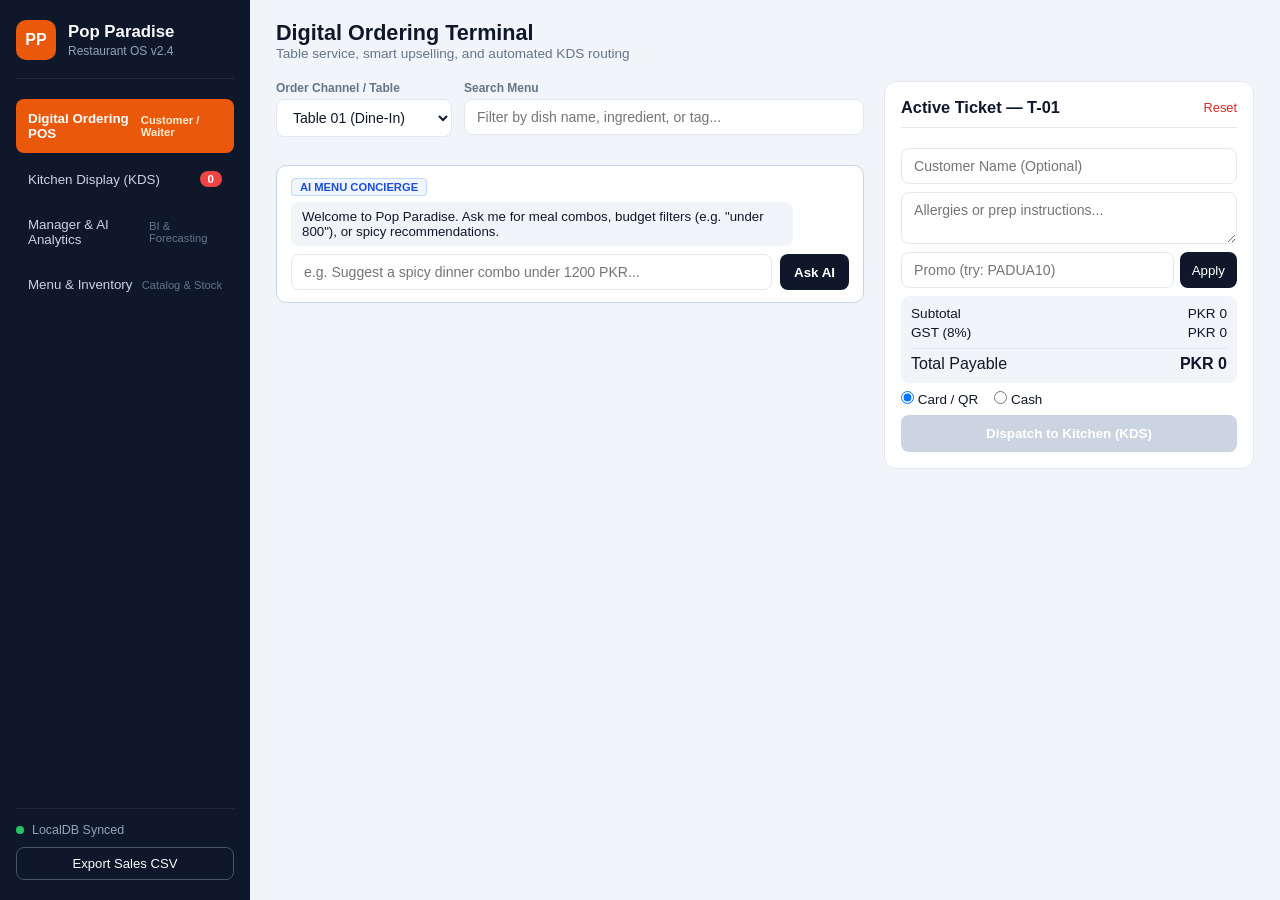
<file: index.html>
<!DOCTYPE html>
<html lang="en">
<head>
  <meta charset="UTF-8" />
  <meta name="viewport" content="width=device-width, initial-scale=1.0" />
  <title>Pop Paradise — Enterprise Restaurant POS & AI Analytics</title>
  <link rel="stylesheet" href="style.css" />
</head>
<body>
  <div class="app-shell">
    <!-- SIDEBAR NAVIGATION -->
    <aside class="sidebar">
      <div class="brand">
        <div class="brand-mark">PP</div>
        <div>
          <h2>Pop Paradise</h2>
          <span>Restaurant OS v2.4</span>
        </div>
      </div>

      <nav class="nav-menu">
        <button class="nav-item active" data-view="posView">
          <span>Digital Ordering POS</span>
          <small>Customer / Waiter</small>
        </button>
        <button class="nav-item" data-view="kdsView">
          <span>Kitchen Display (KDS)</span>
          <span id="navKdsBadge" class="pill">0</span>
        </button>
        <button class="nav-item" data-view="analyticsView">
          <span>Manager & AI Analytics</span>
          <small>BI & Forecasting</small>
        </button>
        <button class="nav-item" data-view="inventoryView">
          <span>Menu & Inventory</span>
          <small>Catalog & Stock</small>
        </button>
      </nav>

      <div class="sidebar-footer">
        <div class="live-indicator"><span class="dot"></span> LocalDB Synced</div>
        <button id="exportReportBtn" class="outline-btn">Export Sales CSV</button>
      </div>
    </aside>

    <!-- MAIN CONTENT AREA -->
    <div class="main-area">
      <!-- TOP BAR -->
      <header class="topbar">
        <div>
          <h1 id="pageTitle">Digital Ordering Terminal</h1>
          <p id="pageSubtitle" class="subtitle">Table service, smart upselling, and automated KDS routing</p>
        </div>
        <div class="top-actions">
          <div class="table-status-bar" id="tableStatusBar"></div>
        </div>
      </header>

      <!-- 1. POS / CUSTOMER ORDERING VIEW -->
      <section id="posView" class="view-section active pos-grid">
        <div class="catalog-pane">
          <div class="toolbar">
            <div class="field-group">
              <label>Order Channel / Table</label>
              <select id="tableSelector">
                <option value="T-01">Table 01 (Dine-In)</option>
                <option value="T-02">Table 02 (Dine-In)</option>
                <option value="T-03">Table 03 (Dine-In)</option>
                <option value="T-04">Table 04 (VIP Booth)</option>
                <option value="T-05">Table 05 (Patio)</option>
                <option value="Takeaway">Counter Takeaway</option>
              </select>
            </div>
            <div class="field-group grow">
              <label>Search Menu</label>
              <input type="text" id="menuSearch" placeholder="Filter by dish name, ingredient, or tag..." />
            </div>
          </div>

          <div class="category-tabs" id="categoryTabs"></div>

          <!-- CUSTOMER AI CONCIERGE -->
          <div class="ai-console">
            <div class="ai-header">
              <div>
                <span class="ai-tag">AI MENU CONCIERGE</span>
                <span id="dynamicRecoText" class="reco-inline"></span>
              </div>
            </div>
            <div id="customerChatLog" class="chat-stream">
              <div class="msg bot">Welcome to Pop Paradise. Ask me for meal combos, budget filters (e.g. "under 800"), or spicy recommendations.</div>
            </div>
            <form id="customerChatForm" class="chat-form">
              <input type="text" id="customerChatInput" placeholder="e.g. Suggest a spicy dinner combo under 1200 PKR..." required />
              <button type="submit">Ask AI</button>
            </form>
          </div>

          <div id="dishGrid" class="dish-grid"></div>
        </div>

        <!-- ORDER TICKET / CART -->
        <aside class="ticket-pane">
          <div class="ticket-header">
            <h3>Active Ticket — <span id="ticketTableBadge">T-01</span></h3>
            <button id="clearCartBtn" class="text-btn">Reset</button>
          </div>

          <div id="cartContainer" class="cart-items"></div>

          <div id="smartUpsellCard" class="upsell-card hidden"></div>

          <div class="billing-box">
            <input type="text" id="customerNameInput" placeholder="Customer Name (Optional)" />
            <textarea id="kitchenNotesInput" rows="2" placeholder="Allergies or prep instructions..."></textarea>

            <div class="promo-row">
              <input type="text" id="promoInput" placeholder="Promo (try: PADUA10)" />
              <button type="button" id="applyPromoBtn">Apply</button>
            </div>

            <div class="calc-lines">
              <div><span>Subtotal</span><span id="subTotalVal">PKR 0</span></div>
              <div><span>GST (8%)</span><span id="taxVal">PKR 0</span></div>
              <div id="discountLine" class="hidden"><span>Discount</span><span id="discountVal">-PKR 0</span></div>
              <div class="grand-total"><span>Total Payable</span><strong id="grandTotalVal">PKR 0</strong></div>
            </div>

            <div class="payment-selector">
              <label><input type="radio" name="payMethod" value="Card / QR" checked /> Card / QR</label>
              <label><input type="radio" name="payMethod" value="Cash" /> Cash</label>
            </div>

            <button id="submitOrderBtn" class="btn-primary" disabled>Dispatch to Kitchen (KDS)</button>
          </div>
        </aside>
      </section>

      <!-- 2. KITCHEN DISPLAY SYSTEM (KDS) VIEW -->
      <section id="kdsView" class="view-section hidden">
        <div class="kds-toolbar">
          <div class="kds-filters">
            <button class="filter-pill active" data-kds="ALL">All Tickets</button>
            <button class="filter-pill" data-kds="Pending">Pending</button>
            <button class="filter-pill" data-kds="Preparing">Preparing</button>
            <button class="filter-pill" data-kds="Ready">Ready to Serve</button>
            <button class="filter-pill" data-kds="Completed">Completed</button>
          </div>
          <button id="simulateRushBtn" class="outline-btn">+ Simulate Demo Order</button>
        </div>
        <div id="kdsBoard" class="kds-board"></div>
      </section>

      <!-- 3. MANAGER & AI ANALYTICS VIEW -->
      <section id="analyticsView" class="view-section hidden">
        <div class="kpi-grid">
          <div class="kpi-card">
            <span class="kpi-label">Gross Revenue</span>
            <strong id="kpiRevenue" class="kpi-num">PKR 0</strong>
            <span id="kpiOrdersCount" class="kpi-sub">0 orders processed</span>
          </div>
          <div class="kpi-card">
            <span class="kpi-label">Average Order Value (AOV)</span>
            <strong id="kpiAov" class="kpi-num">PKR 0</strong>
            <span class="kpi-sub">Per completed & active ticket</span>
          </div>
          <div class="kpi-card">
            <span class="kpi-label">Gross Profit Margin</span>
            <strong id="kpiMargin" class="kpi-num">0%</strong>
            <span id="kpiProfitVal" class="kpi-sub">Est. net PKR 0</span>
          </div>
          <div class="kpi-card">
            <span class="kpi-label">Top Revenue Driver</span>
            <strong id="kpiTopDish" class="kpi-num">—</strong>
            <span id="kpiTopQty" class="kpi-sub">0 units sold</span>
          </div>
        </div>

        <div class="analytics-split">
          <!-- VISUAL REVENUE BY CATEGORY -->
          <div class="card">
            <h3>Category Revenue Breakdown</h3>
            <p class="card-desc">Live distribution across menu categories</p>
            <div id="categoryChart" class="bar-chart"></div>
          </div>

          <!-- MANAGER AI OPERATIONS COPILOT -->
          <div class="card ai-copilot-card">
            <div class="ai-header">
              <span class="ai-tag">AI OPERATIONS COPILOT</span>
            </div>
            <p class="card-desc">Query sales performance, profit margins, peak demand, or low-stock bottlenecks.</p>
            <div id="managerChatLog" class="chat-stream tall">
              <div class="msg bot">Operations Copilot online. Ask me about "profit margin", "category breakdown", "kitchen bottleneck", or "restock alerts".</div>
            </div>
            <form id="managerChatForm" class="chat-form">
              <input type="text" id="managerChatInput" placeholder="Ask business intelligence query..." required />
              <button type="submit">Run Query</button>
            </form>
          </div>
        </div>
      </section>

      <!-- 4. MENU & INVENTORY MANAGEMENT VIEW -->
      <section id="inventoryView" class="view-section hidden">
        <div class="inv-grid">
          <div class="card">
            <h3>Add New Menu Item</h3>
            <form id="newDishForm" class="form-stack">
              <label>Dish Name <input type="text" id="fName" required placeholder="e.g. Truffle Mushroom Burger" /></label>
              <div class="two-col-inputs">
                <label>Category
                  <select id="fCategory">
                    <option value="Burgers">Burgers</option>
                    <option value="Main Course">Main Course</option>
                    <option value="Sides">Sides</option>
                    <option value="Drinks">Drinks</option>
                  </select>
                </label>
                <label>Prep Time (mins) <input type="number" id="fPrep" value="12" min="2" max="60" required /></label>
              </div>
              <div class="two-col-inputs">
                <label>Cost Price (PKR) <input type="number" id="fCost" required min="20" placeholder="320" /></label>
                <label>Selling Price (PKR) <input type="number" id="fPrice" required min="50" placeholder="750" /></label>
              </div>
              <label>Initial Stock Portions <input type="number" id="fStock" required min="1" value="25" /></label>
              <label>Description & Tags <input type="text" id="fDesc" required placeholder="Ingredients, spice level..." /></label>
              <button type="submit" class="btn-primary">Publish to POS Menu</button>
            </form>
          </div>

          <div class="card">
            <h3>Live Inventory & Margin Ledger</h3>
            <div class="table-wrap">
              <table class="data-table">
                <thead>
                  <tr>
                    <th>Item</th>
                    <th>Category</th>
                    <th>Price / Cost</th>
                    <th>Margin</th>
                    <th>Portions Left</th>
                    <th>Controls</th>
                  </tr>
                </thead>
                <tbody id="inventoryTableBody"></tbody>
              </table>
            </div>
          </div>
        </div>
      </section>
    </div>
  </div>

  <!-- RECEIPT MODAL -->
  <div id="receiptModal" class="modal-backdrop hidden">
    <div class="modal-box">
      <div id="receiptContent"></div>
      <div class="modal-actions">
        <button onclick="window.print()" class="outline-btn">Print Receipt</button>
        <button id="closeReceiptBtn" class="btn-primary">Done</button>
      </div>
    </div>
  </div>

  <div id="toast" class="toast hidden"></div>
  <script src="app.js"></script>
</body>
</html>
</file>
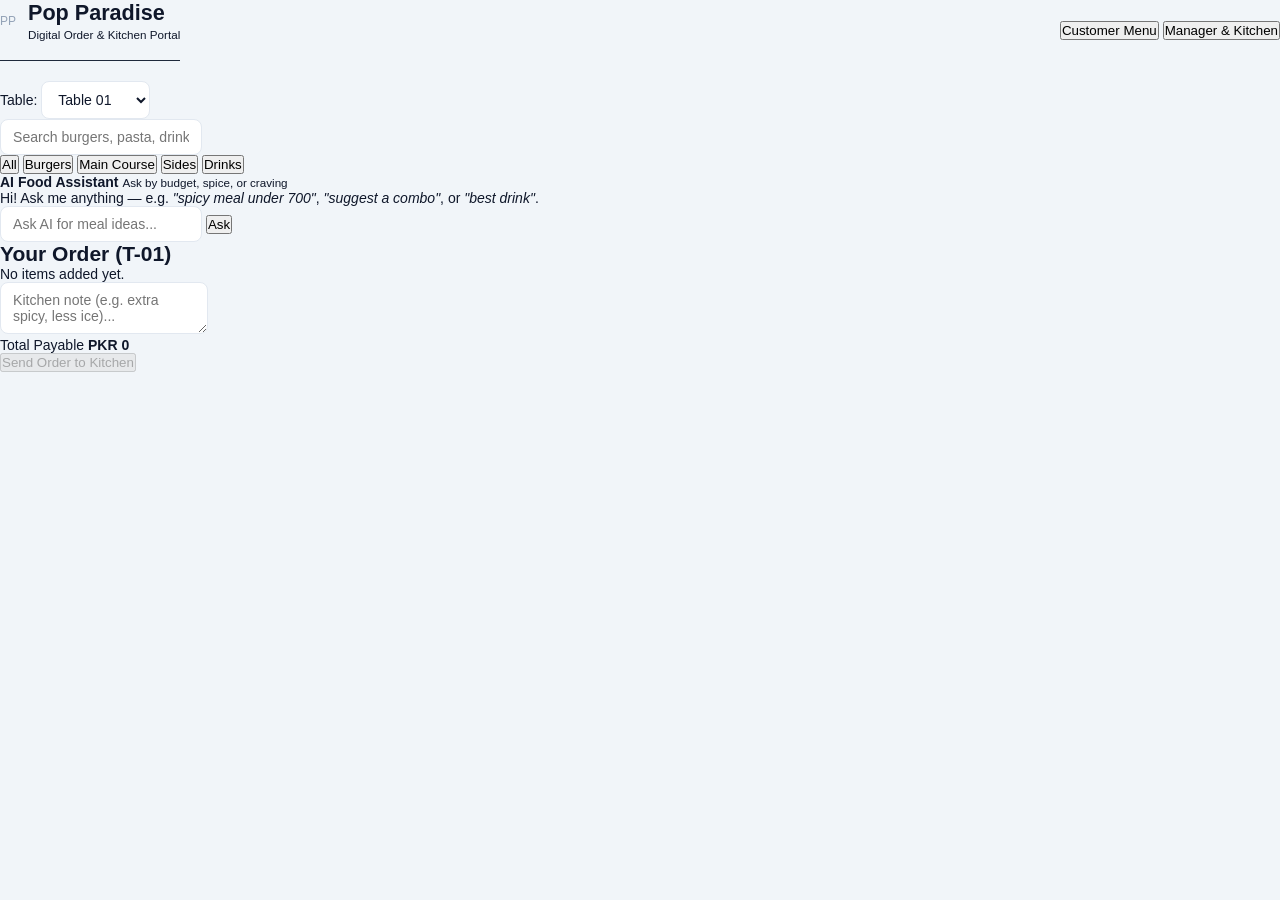
<file: index (1).html>
<!DOCTYPE html>
<html lang="en">
<head>
  <meta charset="UTF-8" />
  <meta name="viewport" content="width=device-width, initial-scale=1.0" />
  <title>Pop Paradise — Digital Order Place</title>
  <link rel="stylesheet" href="style.css" />
</head>
<body>
  <header class="topbar">
    <div class="brand">
      <span class="logo-badge">PP</span>
      <div>
        <h1>Pop Paradise</h1>
        <small>Digital Order & Kitchen Portal</small>
      </div>
    </div>

    <div class="view-switch">
      <button id="btnCustomerView" class="tab-btn active">Customer Menu</button>
      <button id="btnManagerView" class="tab-btn">Manager & Kitchen</button>
    </div>
  </header>

  <!-- CUSTOMER VIEW -->
  <main id="customerSection" class="layout">
    <section class="menu-area">
      <div class="controls-bar">
        <div class="table-picker">
          <label for="tableSelect">Table:</label>
          <select id="tableSelect">
            <option value="T-01">Table 01</option>
            <option value="T-02">Table 02</option>
            <option value="T-03">Table 03</option>
            <option value="T-04">Table 04</option>
            <option value="Takeaway">Takeaway</option>
          </select>
        </div>
        <input type="text" id="searchInput" placeholder="Search burgers, pasta, drinks..." />
      </div>

      <div class="categories" id="categoryBar">
        <button class="cat-chip active" data-cat="All">All</button>
        <button class="cat-chip" data-cat="Burgers">Burgers</button>
        <button class="cat-chip" data-cat="Main Course">Main Course</button>
        <button class="cat-chip" data-cat="Sides">Sides</button>
        <button class="cat-chip" data-cat="Drinks">Drinks</button>
      </div>

      <div id="aiSmartBanner" class="smart-banner"></div>

      <!-- CUSTOMER AI ASSISTANT -->
      <div class="ai-box">
        <div class="ai-box-head">
          <strong>AI Food Assistant</strong>
          <small>Ask by budget, spice, or craving</small>
        </div>
        <div id="customerAiChat" class="ai-messages">
          <div class="ai-msg bot">Hi! Ask me anything — e.g. <em>"spicy meal under 700"</em>, <em>"suggest a combo"</em>, or <em>"best drink"</em>.</div>
        </div>
        <form id="customerAiForm" class="ai-input-row">
          <input type="text" id="customerAiInput" placeholder="Ask AI for meal ideas..." required />
          <button type="submit">Ask</button>
        </form>
      </div>

      <div id="menuGrid" class="menu-grid"></div>
    </section>

    <aside class="cart-panel">
      <h2>Your Order (<span id="activeTableLabel">T-01</span>)</h2>
      <div id="cartItems" class="cart-list">
        <p class="empty-msg">No items added yet.</p>
      </div>

      <div id="pairingBox" class="pairing-box hidden"></div>

      <div class="cart-footer">
        <textarea id="orderNote" rows="2" placeholder="Kitchen note (e.g. extra spicy, less ice)..."></textarea>
        <div class="total-row">
          <span>Total Payable</span>
          <strong id="cartTotal">PKR 0</strong>
        </div>
        <button id="placeOrderBtn" class="primary-btn" disabled>Send Order to Kitchen</button>
      </div>
    </aside>
  </main>

  <!-- MANAGER VIEW -->
  <main id="managerSection" class="manager-layout hidden">
    <section class="stats-row">
      <div class="stat-card">
        <span>Total Orders</span>
        <strong id="statOrders">0</strong>
      </div>
      <div class="stat-card">
        <span>Active Queue</span>
        <strong id="statActive">0</strong>
      </div>
      <div class="stat-card">
        <span>Today's Revenue</span>
        <strong id="statRevenue">PKR 0</strong>
      </div>
      <div class="stat-card highlight">
        <span>Top Demand Item</span>
        <strong id="statTopItem">—</strong>
      </div>
    </section>

    <section class="insight-strip" id="managerInsightStrip"></section>

    <!-- MANAGER AI COPILOT -->
    <section class="ai-box manager-ai">
      <div class="ai-box-head">
        <strong>Manager AI Operations Copilot</strong>
        <small>Ask about sales, top items, pending orders, or stock</small>
      </div>
      <div id="managerAiChat" class="ai-messages">
        <div class="ai-msg bot">Hello Manager! Ask me: <em>"today's revenue"</em>, <em>"top selling item"</em>, <em>"pending orders"</em>, or <em>"stock status"</em>.</div>
      </div>
      <form id="managerAiForm" class="ai-input-row">
        <input type="text" id="managerAiInput" placeholder="Ask operations assistant..." required />
        <button type="submit">Analyze</button>
      </form>
    </section>

    <div class="manager-grid">
      <section class="panel">
        <div class="panel-head">
          <h2>Live Kitchen Queue</h2>
          <button id="clearCompletedBtn" class="ghost-btn">Clear Served</button>
        </div>
        <div id="orderQueue" class="queue-list"></div>
      </section>

      <section class="panel">
        <h2>Add Menu Item</h2>
        <form id="addMenuForm" class="stack-form">
          <input type="text" id="itemName" placeholder="Dish name" required />
          <select id="itemCat">
            <option value="Burgers">Burgers</option>
            <option value="Main Course">Main Course</option>
            <option value="Sides">Sides</option>
            <option value="Drinks">Drinks</option>
          </select>
          <input type="number" id="itemPrice" placeholder="Price (PKR)" min="50" required />
          <input type="text" id="itemDesc" placeholder="Short description" required />
          <button type="submit" class="primary-btn">Add to Menu</button>
        </form>

        <h3 class="sub-heading">Manage Stock</h3>
        <div id="stockList" class="stock-list"></div>
      </section>
    </div>
  </main>

  <div id="toast" class="toast hidden"></div>
  <script src="app.js"></script>
</body>
</html>
</file>
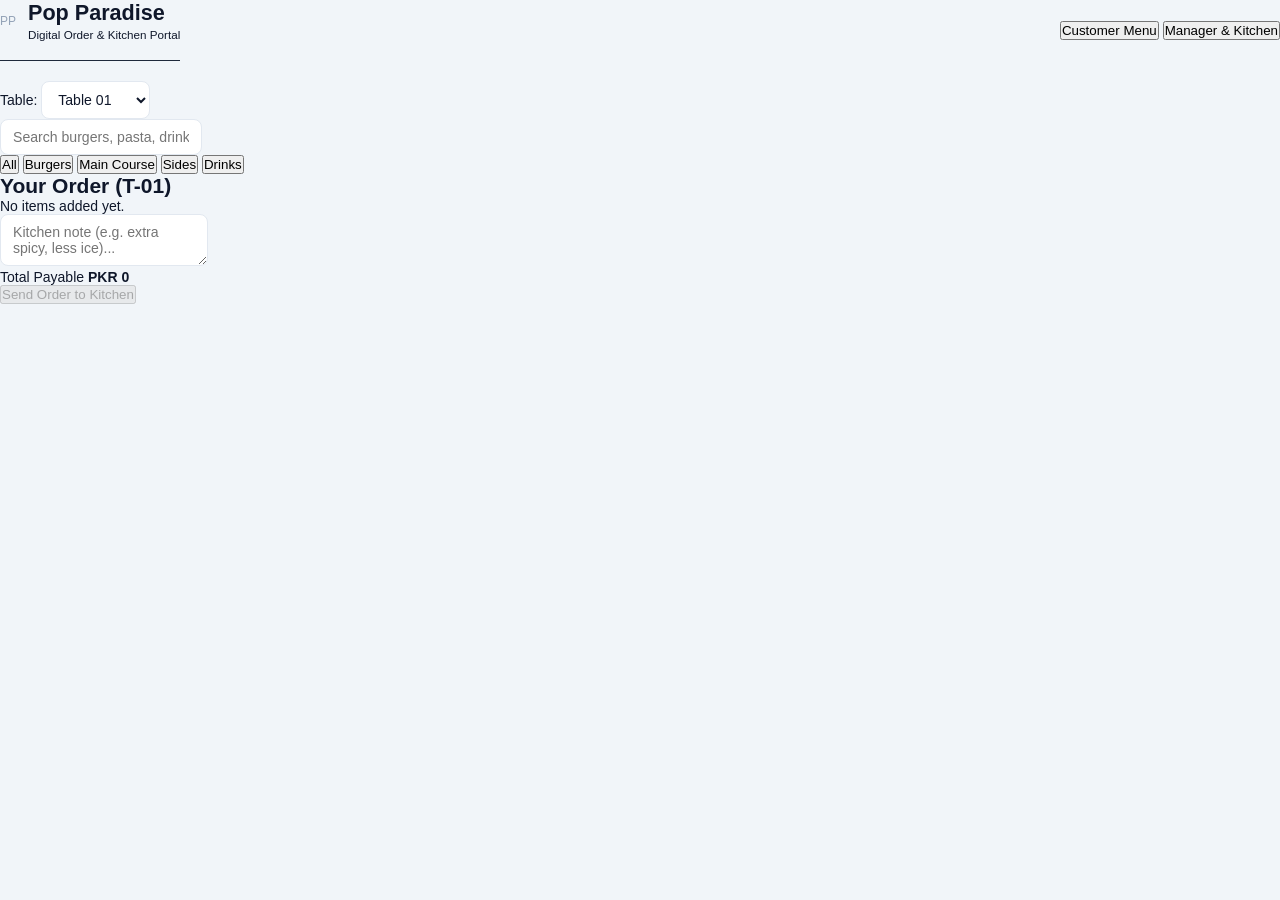
<file: pop-paradise-order-place_index.html>
<!DOCTYPE html>
<html lang="en">
<head>
  <meta charset="UTF-8" />
  <meta name="viewport" content="width=device-width, initial-scale=1.0" />
  <title>Pop Paradise — Digital Order Place</title>
  <link rel="stylesheet" href="style.css" />
</head>
<body>
  <header class="topbar">
    <div class="brand">
      <span class="logo-badge">PP</span>
      <div>
        <h1>Pop Paradise</h1>
        <small>Digital Order & Kitchen Portal</small>
      </div>
    </div>

    <div class="view-switch">
      <button id="btnCustomerView" class="tab-btn active">Customer Menu</button>
      <button id="btnManagerView" class="tab-btn">Manager & Kitchen</button>
    </div>
  </header>

  <!-- CUSTOMER VIEW -->
  <main id="customerSection" class="layout">
    <section class="menu-area">
      <div class="controls-bar">
        <div class="table-picker">
          <label for="tableSelect">Table:</label>
          <select id="tableSelect">
            <option value="T-01">Table 01</option>
            <option value="T-02">Table 02</option>
            <option value="T-03">Table 03</option>
            <option value="T-04">Table 04</option>
            <option value="Takeaway">Takeaway</option>
          </select>
        </div>
        <input type="text" id="searchInput" placeholder="Search burgers, pasta, drinks..." />
      </div>

      <div class="categories" id="categoryBar">
        <button class="cat-chip active" data-cat="All">All</button>
        <button class="cat-chip" data-cat="Burgers">Burgers</button>
        <button class="cat-chip" data-cat="Main Course">Main Course</button>
        <button class="cat-chip" data-cat="Sides">Sides</button>
        <button class="cat-chip" data-cat="Drinks">Drinks</button>
      </div>

      <div id="aiSmartBanner" class="smart-banner"></div>

      <div id="menuGrid" class="menu-grid"></div>
    </section>

    <aside class="cart-panel">
      <h2>Your Order (<span id="activeTableLabel">T-01</span>)</h2>
      <div id="cartItems" class="cart-list">
        <p class="empty-msg">No items added yet.</p>
      </div>

      <div id="pairingBox" class="pairing-box hidden"></div>

      <div class="cart-footer">
        <textarea id="orderNote" rows="2" placeholder="Kitchen note (e.g. extra spicy, less ice)..."></textarea>
        <div class="total-row">
          <span>Total Payable</span>
          <strong id="cartTotal">PKR 0</strong>
        </div>
        <button id="placeOrderBtn" class="primary-btn" disabled>Send Order to Kitchen</button>
      </div>
    </aside>
  </main>

  <!-- MANAGER VIEW -->
  <main id="managerSection" class="manager-layout hidden">
    <section class="stats-row">
      <div class="stat-card">
        <span>Total Orders</span>
        <strong id="statOrders">0</strong>
      </div>
      <div class="stat-card">
        <span>Active Queue</span>
        <strong id="statActive">0</strong>
      </div>
      <div class="stat-card">
        <span>Today's Revenue</span>
        <strong id="statRevenue">PKR 0</strong>
      </div>
      <div class="stat-card highlight">
        <span>Top Demand Item</span>
        <strong id="statTopItem">—</strong>
      </div>
    </section>

    <section class="insight-strip" id="managerInsightStrip"></section>

    <div class="manager-grid">
      <section class="panel">
        <div class="panel-head">
          <h2>Live Kitchen Queue</h2>
          <button id="clearCompletedBtn" class="ghost-btn">Clear Served</button>
        </div>
        <div id="orderQueue" class="queue-list"></div>
      </section>

      <section class="panel">
        <h2>Add Menu Item</h2>
        <form id="addMenuForm" class="stack-form">
          <input type="text" id="itemName" placeholder="Dish name" required />
          <select id="itemCat">
            <option value="Burgers">Burgers</option>
            <option value="Main Course">Main Course</option>
            <option value="Sides">Sides</option>
            <option value="Drinks">Drinks</option>
          </select>
          <input type="number" id="itemPrice" placeholder="Price (PKR)" min="50" required />
          <input type="text" id="itemDesc" placeholder="Short description" required />
          <button type="submit" class="primary-btn">Add to Menu</button>
        </form>

        <h3 class="sub-heading">Manage Stock</h3>
        <div id="stockList" class="stock-list"></div>
      </section>
    </div>
  </main>

  <div id="toast" class="toast hidden"></div>
  <script src="app.js"></script>
</body>
</html>
</file>
<file: style.css>
:root {
  --bg: #f1f5f9;
  --surface: #ffffff;
  --sidebar: #0f172a;
  --sidebar-hover: #1e293b;
  --text: #0f172a;
  --muted: #64748b;
  --border: #e2e8f0;
  --primary: #ea580c;
  --primary-hover: #c2410c;
  --success: #16a34a;
  --warning: #d97706;
  --danger: #dc2626;
  --info: #2563eb;
}

* {
  box-sizing: border-box;
  margin: 0;
  padding: 0;
  font-family: "Inter", -apple-system, BlinkMacSystemFont, "Segoe UI", Roboto, sans-serif;
}

body {
  background: var(--bg);
  color: var(--text);
  font-size: 14px;
}

.app-shell {
  display: grid;
  grid-template-columns: 250px 1fr;
  min-height: 100vh;
}

/* SIDEBAR */
.sidebar {
  background: var(--sidebar);
  color: #f8fafc;
  display: flex;
  flex-direction: column;
  justify-content: space-between;
  padding: 20px 16px;
  position: sticky;
  top: 0;
  height: 100vh;
}

.brand {
  display: flex;
  align-items: center;
  gap: 12px;
  padding-bottom: 18px;
  border-bottom: 1px solid #1e293b;
}

.brand-mark {
  width: 40px;
  height: 40px;
  border-radius: 10px;
  background: var(--primary);
  display: grid;
  place-items: center;
  font-weight: 800;
  font-size: 1rem;
}

.brand h2 {
  font-size: 1.05rem;
}

.brand span {
  font-size: 0.75rem;
  color: #94a3b8;
}

.nav-menu {
  display: flex;
  flex-direction: column;
  gap: 6px;
  margin-top: 20px;
  flex: 1;
}

.nav-item {
  background: transparent;
  border: none;
  color: #cbd5e1;
  text-align: left;
  padding: 12px;
  border-radius: 8px;
  cursor: pointer;
  display: flex;
  justify-content: space-between;
  align-items: center;
  transition: 0.15s;
}

.nav-item small {
  font-size: 0.7rem;
  color: #64748b;
}

.nav-item:hover {
  background: var(--sidebar-hover);
  color: #fff;
}

.nav-item.active {
  background: var(--primary);
  color: #fff;
  font-weight: 600;
}

.nav-item.active small {
  color: #ffedd5;
}

.pill {
  background: #ef4444;
  color: #fff;
  font-size: 0.72rem;
  padding: 2px 8px;
  border-radius: 99px;
  font-weight: 700;
}

.sidebar-footer {
  border-top: 1px solid #1e293b;
  padding-top: 14px;
  display: flex;
  flex-direction: column;
  gap: 10px;
}

.live-indicator {
  font-size: 0.78rem;
  color: #94a3b8;
  display: flex;
  align-items: center;
  gap: 8px;
}

.dot {
  width: 8px;
  height: 8px;
  border-radius: 50%;
  background: #22c55e;
}

/* MAIN AREA */
.main-area {
  padding: 20px 26px;
  overflow-x: hidden;
}

.topbar {
  display: flex;
  justify-content: space-between;
  align-items: center;
  margin-bottom: 20px;
  flex-wrap: wrap;
  gap: 12px;
}

.topbar h1 {
  font-size: 1.35rem;
}

.subtitle {
  color: var(--muted);
  font-size: 0.85rem;
}

.table-status-bar {
  display: flex;
  gap: 6px;
  flex-wrap: wrap;
}

.table-chip {
  font-size: 0.75rem;
  padding: 4px 10px;
  border-radius: 6px;
  background: var(--surface);
  border: 1px solid var(--border);
  font-weight: 600;
}

.table-chip.occupied {
  background: #fef3c7;
  border-color: #f59e0b;
  color: #92400e;
}

/* POS GRID */
.pos-grid {
  display: grid;
  grid-template-columns: 1fr 370px;
  gap: 20px;
  align-items: start;
}

.toolbar {
  display: flex;
  gap: 12px;
  margin-bottom: 14px;
}

.field-group {
  display: flex;
  flex-direction: column;
  gap: 4px;
}

.field-group.grow {
  flex: 1;
}

.field-group label {
  font-size: 0.75rem;
  font-weight: 600;
  color: var(--muted);
}

input, select, textarea {
  border: 1px solid var(--border);
  border-radius: 8px;
  padding: 9px 12px;
  font-size: 0.88rem;
  background: var(--surface);
  color: var(--text);
}

input:focus, select:focus, textarea:focus {
  outline: 2px solid #fed7aa;
  border-color: var(--primary);
}

.category-tabs {
  display: flex;
  gap: 8px;
  flex-wrap: wrap;
  margin-bottom: 14px;
}

.cat-tab {
  border: 1px solid var(--border);
  background: var(--surface);
  padding: 6px 14px;
  border-radius: 20px;
  cursor: pointer;
  font-weight: 500;
}

.cat-tab.active {
  background: var(--sidebar);
  color: #fff;
  border-color: var(--sidebar);
}

/* AI CONSOLE */
.ai-console {
  background: var(--surface);
  border: 1px solid #cbd5e1;
  border-radius: 10px;
  padding: 12px 14px;
  margin-bottom: 16px;
}

.ai-header {
  display: flex;
  justify-content: space-between;
  align-items: center;
  margin-bottom: 8px;
  flex-wrap: wrap;
  gap: 6px;
}

.ai-tag {
  background: #eff6ff;
  color: #1d4ed8;
  border: 1px solid #bfdbfe;
  font-size: 0.7rem;
  font-weight: 700;
  padding: 2px 8px;
  border-radius: 4px;
}

.reco-inline {
  font-size: 0.8rem;
  color: #9a3412;
  font-weight: 500;
  margin-left: 8px;
}

.chat-stream {
  max-height: 110px;
  overflow-y: auto;
  display: flex;
  flex-direction: column;
  gap: 6px;
  margin-bottom: 8px;
}

.chat-stream.tall {
  max-height: 220px;
}

.msg {
  padding: 7px 11px;
  border-radius: 8px;
  font-size: 0.83rem;
  max-width: 90%;
}

.msg.bot {
  background: #f1f5f9;
  align-self: flex-start;
}

.msg.user {
  background: var(--sidebar);
  color: #fff;
  align-self: flex-end;
}

.chat-form {
  display: flex;
  gap: 8px;
}

.chat-form input {
  flex: 1;
}

.chat-form button {
  background: var(--sidebar);
  color: #fff;
  border: none;
  padding: 0 14px;
  border-radius: 8px;
  cursor: pointer;
  font-weight: 600;
}

/* DISH CARDS */
.dish-grid {
  display: grid;
  grid-template-columns: repeat(auto-fill, minmax(225px, 1fr));
  gap: 14px;
}

.dish-card {
  background: var(--surface);
  border: 1px solid var(--border);
  border-radius: 10px;
  padding: 14px;
  display: flex;
  flex-direction: column;
  justify-content: space-between;
  transition: transform 0.12s;
}

.dish-card:hover {
  border-color: #cbd5e1;
}

.dish-card.out {
  opacity: 0.55;
}

.dish-meta {
  display: flex;
  justify-content: space-between;
  font-size: 0.72rem;
  color: var(--muted);
  margin-bottom: 4px;
}

.dish-card h4 {
  font-size: 0.98rem;
  margin-bottom: 4px;
}

.dish-card p {
  font-size: 0.8rem;
  color: var(--muted);
  margin-bottom: 12px;
}

.dish-footer {
  display: flex;
  justify-content: space-between;
  align-items: center;
}

.dish-price {
  font-weight: 700;
}

.btn-add {
  background: var(--primary);
  color: #fff;
  border: none;
  padding: 6px 12px;
  border-radius: 6px;
  font-weight: 600;
  cursor: pointer;
}

.btn-add:disabled {
  background: #94a3b8;
  cursor: not-allowed;
}

/* TICKET PANE */
.ticket-pane {
  background: var(--surface);
  border: 1px solid var(--border);
  border-radius: 12px;
  padding: 16px;
  position: sticky;
  top: 20px;
}

.ticket-header {
  display: flex;
  justify-content: space-between;
  align-items: center;
  padding-bottom: 10px;
  border-bottom: 1px solid var(--border);
  margin-bottom: 10px;
}

.text-btn {
  background: none;
  border: none;
  color: var(--danger);
  cursor: pointer;
  font-size: 0.8rem;
}

.cart-items {
  max-height: 230px;
  overflow-y: auto;
  margin-bottom: 10px;
}

.cart-line {
  display: flex;
  justify-content: space-between;
  align-items: center;
  padding: 8px 0;
  border-bottom: 1px dashed var(--border);
}

.qty-box {
  display: flex;
  align-items: center;
  gap: 6px;
}

.qty-box button {
  width: 24px;
  height: 24px;
  border: 1px solid var(--border);
  background: var(--bg);
  border-radius: 4px;
  cursor: pointer;
}

.upsell-card {
  background: #f0fdf4;
  border: 1px solid #bbf7d0;
  color: #166534;
  padding: 8px 10px;
  border-radius: 8px;
  font-size: 0.8rem;
  display: flex;
  justify-content: space-between;
  align-items: center;
  gap: 8px;
  margin-bottom: 10px;
}

.upsell-card button {
  background: var(--success);
  color: #fff;
  border: none;
  padding: 4px 8px;
  border-radius: 5px;
  cursor: pointer;
}

.billing-box {
  display: flex;
  flex-direction: column;
  gap: 8px;
}

.promo-row {
  display: flex;
  gap: 6px;
}

.promo-row input {
  flex: 1;
}

.promo-row button {
  background: var(--sidebar);
  color: #fff;
  border: none;
  padding: 0 12px;
  border-radius: 8px;
  cursor: pointer;
}

.calc-lines {
  background: var(--bg);
  padding: 10px;
  border-radius: 8px;
  display: flex;
  flex-direction: column;
  gap: 4px;
  font-size: 0.85rem;
}

.calc-lines div {
  display: flex;
  justify-content: space-between;
}

.grand-total {
  border-top: 1px solid var(--border);
  padding-top: 6px;
  margin-top: 4px;
  font-size: 1rem;
}

.payment-selector {
  display: flex;
  gap: 16px;
  font-size: 0.84rem;
}

.btn-primary {
  background: var(--primary);
  color: #fff;
  border: none;
  padding: 11px;
  border-radius: 8px;
  font-weight: 600;
  cursor: pointer;
  width: 100%;
}

.btn-primary:hover:not(:disabled) {
  background: var(--primary-hover);
}

.btn-primary:disabled {
  background: #cbd5e1;
  cursor: not-allowed;
}

.outline-btn {
  background: transparent;
  border: 1px solid #475569;
  color: inherit;
  padding: 8px 12px;
  border-radius: 8px;
  cursor: pointer;
  font-size: 0.82rem;
}

/* KDS VIEW */
.kds-toolbar {
  display: flex;
  justify-content: space-between;
  align-items: center;
  margin-bottom: 16px;
  flex-wrap: wrap;
  gap: 10px;
}

.kds-filters {
  display: flex;
  gap: 8px;
  flex-wrap: wrap;
}

.filter-pill {
  background: var(--surface);
  border: 1px solid var(--border);
  padding: 6px 14px;
  border-radius: 20px;
  cursor: pointer;
}

.filter-pill.active {
  background: var(--sidebar);
  color: #fff;
}

.kds-board {
  display: grid;
  grid-template-columns: repeat(auto-fill, minmax(290px, 1fr));
  gap: 16px;
}

.kds-card {
  background: var(--surface);
  border: 1px solid var(--border);
  border-top: 4px solid var(--warning);
  border-radius: 10px;
  padding: 14px;
  display: flex;
  flex-direction: column;
  justify-content: space-between;
}

.kds-card.Preparing { border-top-color: var(--info); }
.kds-card.Ready { border-top-color: var(--success); }
.kds-card.Completed { border-top-color: #94a3b8; opacity: 0.75; }

.kds-head {
  display: flex;
  justify-content: space-between;
  margin-bottom: 8px;
}

.status-tag {
  font-size: 0.74rem;
  font-weight: 700;
  padding: 2px 8px;
  border-radius: 12px;
  background: #fef3c7;
  color: #92400e;
}

.status-tag.Preparing { background: #dbeafe; color: #1e40af; }
.status-tag.Ready { background: #dcfce7; color: #166534; }
.status-tag.Completed { background: #e2e8f0; color: #475569; }

.kds-items {
  list-style: none;
  margin: 8px 0;
  padding: 8px 0;
  border-top: 1px solid var(--border);
  border-bottom: 1px solid var(--border);
}

.kds-items li {
  padding: 3px 0;
  font-size: 0.88rem;
}

.kds-note {
  background: #fffbeb;
  color: #92400e;
  padding: 6px 8px;
  border-radius: 6px;
  font-size: 0.8rem;
  margin-bottom: 10px;
}

.kds-actions {
  display: flex;
  gap: 8px;
}

.kds-actions button {
  flex: 1;
  padding: 7px;
  border-radius: 6px;
  border: 1px solid var(--border);
  background: var(--bg);
  cursor: pointer;
  font-weight: 600;
}

/* ANALYTICS VIEW */
.kpi-grid {
  display: grid;
  grid-template-columns: repeat(auto-fit, minmax(210px, 1fr));
  gap: 16px;
  margin-bottom: 20px;
}

.kpi-card, .card {
  background: var(--surface);
  border: 1px solid var(--border);
  border-radius: 12px;
  padding: 18px;
}

.kpi-label {
  color: var(--muted);
  font-size: 0.8rem;
}

.kpi-num {
  display: block;
  font-size: 1.5rem;
  margin: 4px 0;
}

.kpi-sub {
  font-size: 0.78rem;
  color: var(--success);
}

.analytics-split {
  display: grid;
  grid-template-columns: 1fr 1.2fr;
  gap: 18px;
}

.card-desc {
  color: var(--muted);
  font-size: 0.82rem;
  margin-bottom: 14px;
}

.bar-row {
  margin-bottom: 12px;
}

.bar-label {
  display: flex;
  justify-content: space-between;
  font-size: 0.84rem;
  margin-bottom: 4px;
}

.bar-track {
  background: var(--bg);
  height: 10px;
  border-radius: 99px;
  overflow: hidden;
}

.bar-fill {
  height: 100%;
  background: var(--primary);
  border-radius: 99px;
}

/* INVENTORY VIEW */
.inv-grid {
  display: grid;
  grid-template-columns: 340px 1fr;
  gap: 18px;
}

.form-stack {
  display: flex;
  flex-direction: column;
  gap: 10px;
  margin-top: 10px;
}

.form-stack label {
  display: flex;
  flex-direction: column;
  gap: 4px;
  font-size: 0.8rem;
  font-weight: 600;
}

.two-col-inputs {
  display: grid;
  grid-template-columns: 1fr 1fr;
  gap: 8px;
}

.table-wrap {
  overflow-x: auto;
  margin-top: 10px;
}

.data-table {
  width: 100%;
  border-collapse: collapse;
}

.data-table th, .data-table td {
  text-align: left;
  padding: 10px 8px;
  border-bottom: 1px solid var(--border);
  font-size: 0.85rem;
}

.stock-low {
  color: var(--danger);
  font-weight: 700;
}

/* MODAL & TOAST */
.modal-backdrop {
  position: fixed;
  inset: 0;
  background: rgba(15, 23, 42, 0.55);
  display: grid;
  place-items: center;
  z-index: 50;
}

.modal-box {
  background: #fff;
  padding: 22px;
  border-radius: 12px;
  width: 360px;
  max-width: 92vw;
}

.modal-actions {
  display: flex;
  gap: 10px;
  margin-top: 14px;
}

.receipt-paper {
  font-family: "Courier New", monospace;
  font-size: 0.85rem;
  line-height: 1.5;
}

.hidden {
  display: none !important;
}

.toast {
  position: fixed;
  bottom: 20px;
  right: 20px;
  background: var(--sidebar);
  color: #fff;
  padding: 10px 16px;
  border-radius: 8px;
  z-index: 60;
}

@media (max-width: 960px) {
  .app-shell { grid-template-columns: 1fr; }
  .sidebar { position: static; height: auto; }
  .pos-grid, .analytics-split, .inv-grid { grid-template-columns: 1fr; }
  .ticket-pane { position: static; }
}
</file>
